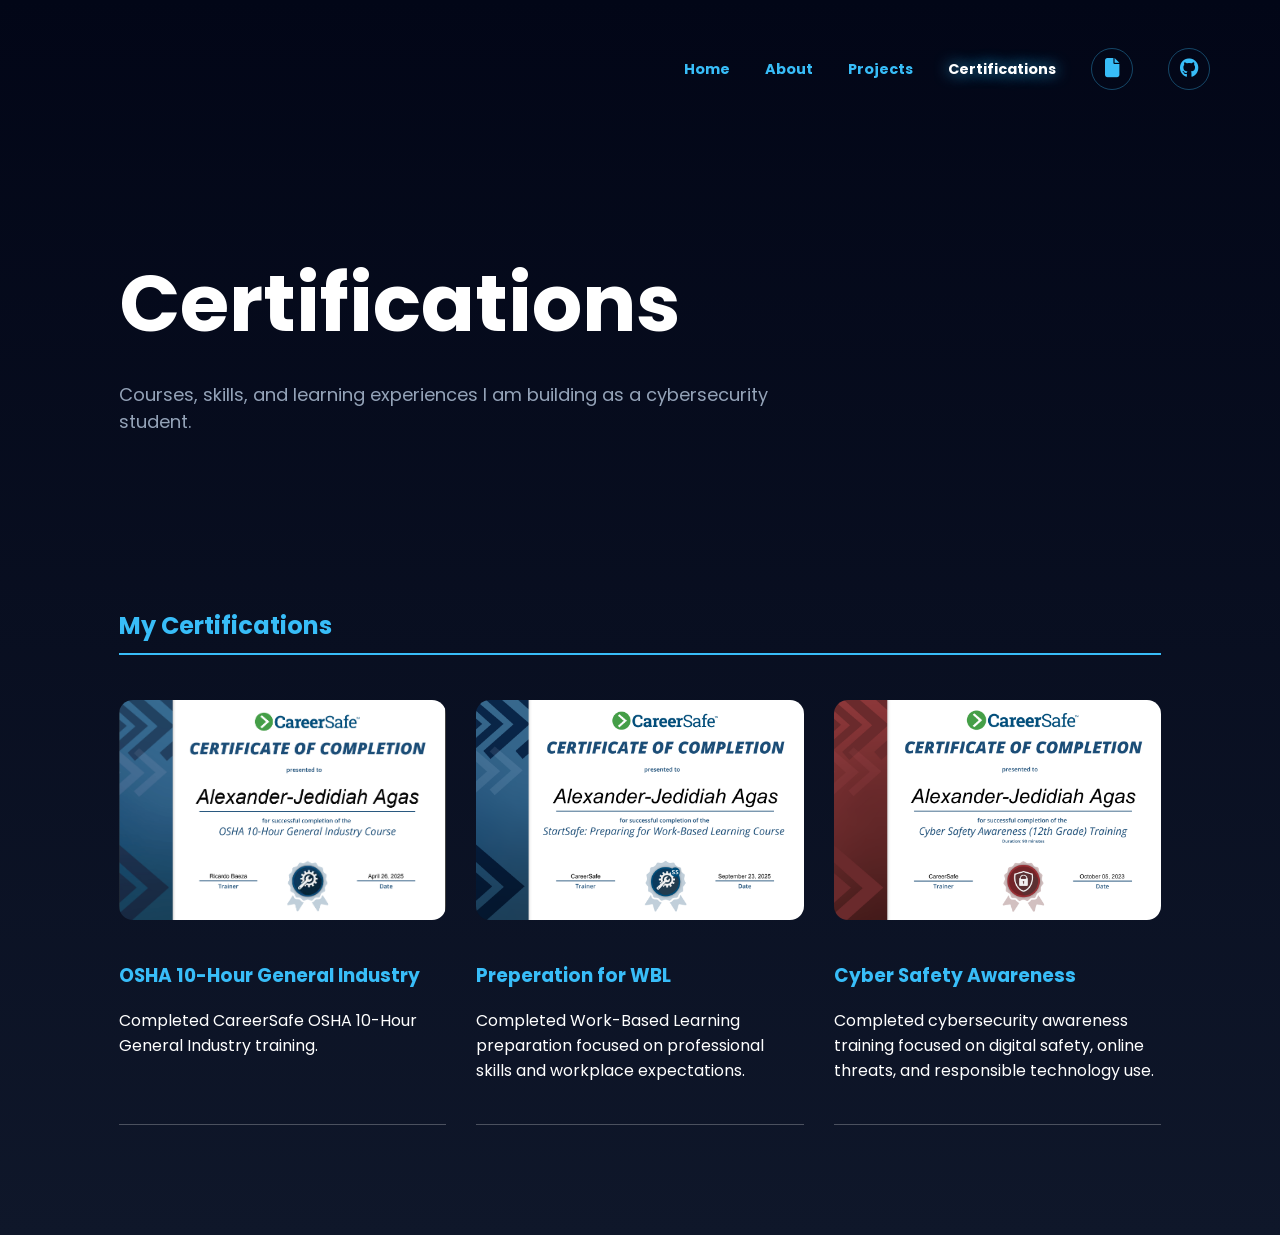
<file: certifications.html>
<!DOCTYPE html>
<html lang="en">
<head>
    <meta charset="UTF-8">
    <meta name="viewport" content="width=device-width, initial-scale=1.0">
    <title>Certifications</title>

    <!-- Main CSS -->
    <link rel="stylesheet" href="Styles/style.css">

    <!-- Font Awesome Icons -->
    <link rel="stylesheet"
    href="https://cdnjs.cloudflare.com/ajax/libs/font-awesome/6.5.1/css/all.min.css">
</head>
<body>

    <nav>
      <a href="index.html">Home</a>
      <a href="index.html#about">About</a>
      <a href="index.html#projects">Projects</a>
      <a href="certifications.html" class="active">Certifications</a>
      <a href="https://docs.google.com/document/d/1J_eLlNVJc9My3PMCKr4RDM2LXbjJDO-xebgZLVY4mVI/edit?usp=sharing" target="_blank" class="resume-btn" title="
      Resume">
        <i class="fa-solid fa-file"></i>
      </a>
      <a href="https://github.com/ajboyye" target="_blank" class="github-btn">
    <i class="fa-brands fa-github"></i></a>
    </nav>

<header class="cert-hero">
  <h1>Certifications</h1>
  <p>
    Courses, skills, and learning experiences I am building as a cybersecurity student.
  </p>
</header>

<section class="cert-section">
  <h2>My Certifications</h2>

  <div class="cert-grid">

    <div class="cert-card">
        <img src="Images/OSHA10.png" alt="OSHA certificate">
        <h3>OSHA 10-Hour General Industry</h3>
        <p>Completed CareerSafe OSHA 10-Hour General Industry training.</p>
    </div>

    <div class="cert-card">
      <img src="Images/PrepForWBL.png" alt="Preperation for WBL">
      <h3>Preperation for WBL</h3>
      <p>Completed Work-Based Learning preparation focused on professional skills and workplace expectations.</p>
    </div>

    <div class="cert-card">
      <img src="Images/CyberSafetyAwareness.png" alt="Cyber Safety Awareness">
      <h3>Cyber Safety Awareness</h3>
      <p>Completed cybersecurity awareness training focused on digital safety, online threats, and responsible technology use.</p>
    </div>

  </div>
</section>

<script src="Scripts/script.js"></script>
</body>
</html>
</file>
<file: Styles/style.css>
@import url('https://fonts.googleapis.com/css2?family=Poppins:wght@300;400;600;700&display=swap');

/* ---------- GLOBAL ---------- */
* {
    box-sizing: border-box;
}

html {
    scroll-behavior: smooth;
}

body {
    margin: 0;
    padding: 20px;
    font-family: 'Poppins', sans-serif;
    background: linear-gradient(to bottom, #020617, #0f172a);
    color: white;
}

/* ---------- NAVBAR ---------- */

nav {
    width: 100%;

    margin: 0 0 35px 0;

    padding: 28px 50px;

    display: flex;

    justify-content: flex-end;

    gap: 35px;

    align-items: center;

    background: transparent;

    border: none;

    border-radius: 0;

    box-shadow: none;

    backdrop-filter: none;
}
nav a {
    color: #38bdf8;

    text-decoration: none;

    font-weight: bold;

    font-size: 0.9rem;

    transition: 0.3s ease;
}

nav a:hover {
    color: white;
    text-shadow: 0 0 10px #38bdf8;
}

nav a.active {
    color: white;
    text-shadow: 0 0 15px #38bdf8;
}

header {
    background: #334155;
    padding: 45px 20px;
    border-radius: 20px;
    text-align: center;
    margin-bottom: 25px;
    box-shadow: 0 0 30px rgba(56, 189, 248, 0.25);
}

header h1 {
    font-size: 3rem;
    margin-bottom: 15px;
}

header p {
    color: #cbd5e1;
    font-size: 18px;
}

section {
    background: transparent;
    padding: 70px 8%;
    border-radius: 0;
    margin-bottom: 20px;
    box-shadow: none;
}

h2 {
    color: #38bdf8;
    border-bottom: 2px solid #38bdf8;
    padding-bottom: 10px;
}

.project-container,

/* ---------- CERTIFICATIONS ---------- */

.cert-grid {
    display: grid;
    grid-template-columns: repeat(auto-fit, minmax(280px, 1fr));
    gap: 30px;
    margin-top: 20px;
}

.project-card,
.cert-card {
    background: transparent;
    border: none;
    border-bottom: 1px solid rgba(255,255,255,0.25);
    border-radius: 0;
    padding: 25px 0;
    min-height: auto;
    box-shadow: none;
}

.project-card:hover,
.cert-card:hover {
    transform: translateX(10px);
    box-shadow: none;
}

.project-card h3,
.cert-card h3 {
    color: #38bdf8;
}

.cert-card img {
    width: 100%;
    height: 220px;
    object-fit: cover;
    border-radius: 14px;
    margin-bottom: 15px;
    background: #1e293b;
    transition: 0.3s ease;
}

.cert-card:hover img {
    transform: scale(1.03);
}

.cert-card p,
.project-card p {
    color: white;
}

/* ---------- HERO SECTION ---------- */

.home-hero {
    min-height: 100vh;

    display: flex;
    align-items: flex-start;
    justify-content: flex-start;

    padding: 190px 0 0 23%;

    background:
        linear-gradient(
            to bottom,
            rgba(2,6,23,0.15),
            rgba(2,6,23,0.65)
        ),
        url("../Images/profile.jpg");

    background-size: cover;
    background-position: center;

    border-radius: 0;
    margin-bottom: 0;
    box-shadow: none;
    justify-content: flex-start;
}

.hero-content {
    text-align: left;
    max-width: 1400px;
}

.hero-content h1 {
    font-size: 4.7rem;
    line-height: 1;
}

.hero-content p {
    font-size: 1.2rem;
    color: #e2e8f0;
    max-width: 500px;
}

.hero-links {
    display: flex;
    flex-direction: column;
    gap: 30px;

    width: 320px;
}

.hero-links a {
    color: white;
    text-decoration: none;
    font-size: 1.1rem;

    border-bottom: 1px solid rgba(255,255,255,0.4);

    padding-bottom: 15px;

    text-align: right;

    transition: 0.3s ease;

    opacity: 0.8;
}

.hero-links a:hover {
    color: #38bdf8;
    border-color: #38bdf8;
    opacity: 1;
}

.quote {
    margin-top: 70px;

    font-size: 1rem;

    font-style: italic;

    color: rgba(255,255,255,0.7);

    letter-spacing: 1px;

    text-shadow: 0 0 10px rgba(255,255,255,0.1);
}

.intro-text {
    color: #5eead4;

    font-size: 1rem;

    letter-spacing: 2px;

    margin-bottom: 25px;
}

.big-subtitle {
    font-size: 4.3rem;
    font-weight: 700;
    line-height: 1;

    color: rgba(255,255,255,0.55);

    margin-top: 25px;
    margin-bottom: 45px;

    max-width: 1200px;
}

.hero-description {
    max-width: 500px;
    line-height: 1.8;
}

/* ---------- ABOUT SECTION ---------- */

.about-section {
    display: grid;
    grid-template-columns: 220px 1fr;
    gap: 60px;

    padding: 90px 0 0 12%;

    background: transparent;

    box-shadow: none;
}

.section-label {
    color: #38bdf8;

    font-weight: 700;

    font-size: 1.1rem;

    border-top: 2px solid #38bdf8;

    padding-top: 20px;
}

.about-content h2 {
    color: white;

    font-size: 2.5rem;

    line-height: 1.2;

    margin-bottom: 35px;

    border: none;
}

.about-content p {
    color: #cbd5e1;

    font-size: 1.05rem;

    line-height: 1.8;

    max-width: 850px;
}

.about-content {
    max-width: 700px;
}

.about-section {
    animation: fadeUp 0.8s ease;
}

@keyframes fadeUp {
    from {
        opacity: 0;
        transform: translateY(30px);
    }

    to {
        opacity: 1;
        transform: translateY(0);
    }
}
/* ---------- GOALS ---------- */
.goals-section {
    color: #38bdf8;
    padding-left:20px
}



/* ---------- PROJECTS ---------- */

.project-list {
    display: grid;

    grid-template-columns: repeat(2, minmax(300px, 1fr));

    gap: 80px;

    width: 100%;
}

.minimal-project {
    padding-bottom: 35px;

    border-bottom: 1px solid rgba(255,255,255,0.15);
}

.minimal-project h3 {
    color: #38bdf8;

    font-size: 2rem;

    margin-bottom: 15px;
}

.minimal-project p {
    color: #cbd5e1;

    font-size: 1.05rem;

    line-height: 1.8;

    max-width: 500px;
}

.minimal-project:hover {
    transform: translateY(-5px);
    transition: 0.3s ease;
}

/* ---------- HERO EXTRAS ---------- */

.intro-text {
    color: #38bdf8;

    font-size: 1rem;

    letter-spacing: 2px;

    margin-bottom: 20px;
}

.hero-button {
    display: inline-block;

    margin-top: 35px;

    padding: 14px 28px;

    border: 1px solid #38bdf8;

    border-radius: 10px;

    color: #38bdf8;

    text-decoration: none;

    font-weight: 600;

    transition: 0.3s ease;
}

.hero-button:hover {
    background: #38bdf8;

    color: #020617;

    box-shadow: 0 0 20px rgba(56,189,248,0.4);
}

.quote {
    margin-top: 70px;

    font-size: 0.95rem;

    font-style: italic;

    color: rgba(255,255,255,0.45);

    letter-spacing: 1px;
}

.cert-hero {
    background: transparent;
    box-shadow: none;
    border-radius: 0;
    text-align: left;
    padding: 120px 8% 60px;
}

.cert-hero h1 {
    font-size: 5rem;
    margin: 0;
}

.cert-hero p {
    color: #94a3b8;
    max-width: 650px;
}

.cert-section {
    background: transparent;
    box-shadow: none;
    padding: 70px 8%;
}

.cert-hero {
    padding: 90px 8% 40px;
}

html {
    scroll-behavior: smooth;
}

.github-btn {
    width: 42px;
    height: 42px;

    display: flex;
    align-items: center;
    justify-content: center;

    border: 1px solid rgba(56, 189, 248, 0.35);

    border-radius: 50%;

    color: #38bdf8;

    font-size: 1.2rem;

    transition: 0.3s ease;
}

.github-btn:hover {
    background: #38bdf8;
    color: #020617;

    transform: translateY(-3px);

    box-shadow: 0 0 20px rgba(56, 189, 248, 0.45);
}

.resume-btn {
    width: 42px;
    height: 42px;

    display: flex;
    align-items: center;
    justify-content: center;

    border: 1px solid rgba(56, 189, 248, 0.35);

    border-radius: 50%;

    color: #38bdf8;

    font-size: 1.2rem;

    transition: 0.3s ease;
}

.resume-btn:hover {
    background: #38bdf8;
    color: #020617;

    transform: translateY(-3px);

    box-shadow: 0 0 20px rgba(56, 189, 248, 0.45);
}
/* ---------- SKILLS BADGES SECTION ---------- */

.skill-list {
    display: flex;
    flex-wrap: wrap;
    gap: 12px;
    max-width: 800px;
    padding-top: 10px;
}

.skill-list span {
    border: 1px solid rgba(56, 189, 248, 0.3);
    padding: 8px 18px;
    border-radius: 20px;
    font-size: 0.9rem;
    font-weight: 600;
    color: #cbd5e1;
    background: rgba(15, 23, 42, 0.6);
    transition: 0.3s ease;
    display: inline-block;
}

.skill-list span:hover {
    border-color: #38bdf8;
    color: white;
    box-shadow: 0 0 15px rgba(56, 189, 248, 0.25);
    transform: translateY(-2px);
}

/* ---------- CONTACT SECTION ---------- */
.contact-list {
    color:#38bdf8
}
</file>
